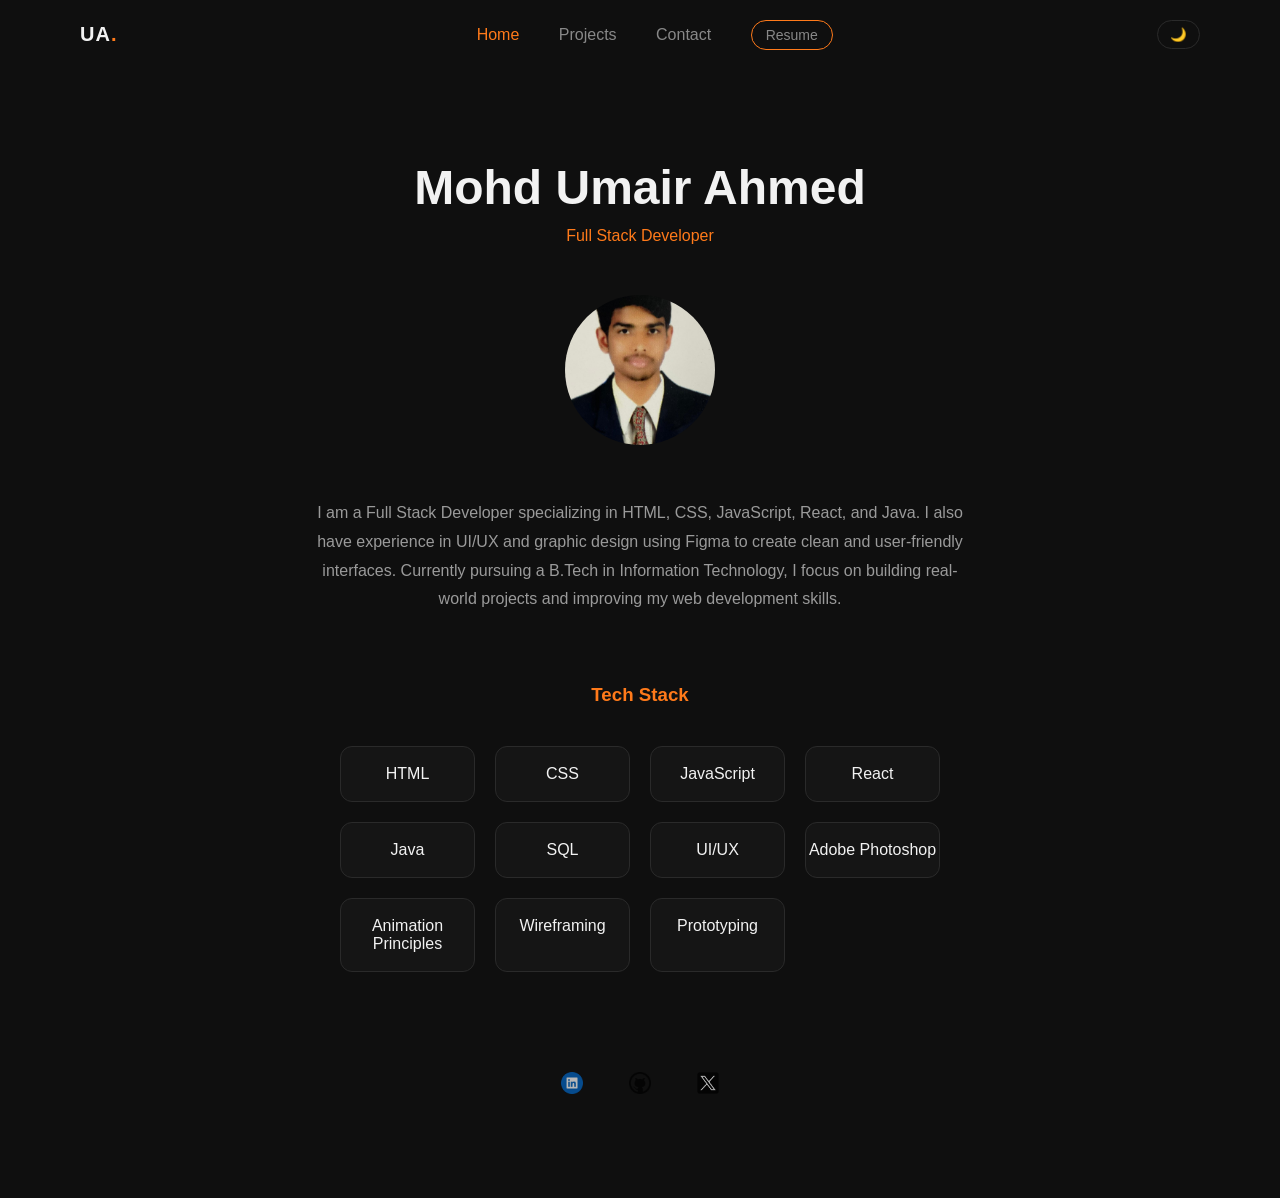
<file: index.html>
<!DOCTYPE html>
<html>
<head>
    <title>Umair Portfolio</title>
    <link rel="stylesheet" href="style.css">
</head>
<body>

<header class="header">
<!-- <a href="./" class="logo">UA.</a> -->
 <a href="https://mdumai7.github.io/Portfolio/" class="logo">
    UA<span>.</span>
</a>
    <nav class="nav-links">
        <a href="index.html" class="active">Home</a>
        <a href="projects.html">Projects</a>
        <a href="contact.html">Contact</a>
        <a href="UmairResume.pdf" target="_blank" class="resume-btn">Resume</a>
    </nav>

    <button id="theme-toggle">🌙</button>
</header>

<section class="section">

    <h1>Mohd Umair Ahmed</h1>
    <p class="subtitle">Full Stack Developer</p>

    <div class="profile-pic">
        <img src="icons and bg/umair5.jpg" alt="Profile">
    </div>

    <p class="about">
        <!-- I am a Full Stack Developer focused on building clean, efficient, and scalable web applications. My core stack includes HTML, CSS, JavaScript, React, and Java. I enjoy turning ideas into functional products and continuously improving my understanding of web architecture and backend logic. Currently pursuing B.Tech in Information Technology, I am actively strengthening my skills through real-world projects. -->
         I am a Full Stack Developer specializing in HTML, CSS, JavaScript, React, and Java. I also have experience in UI/UX and graphic design using Figma to create clean and user-friendly interfaces. Currently pursuing a B.Tech in Information Technology, I focus on building real-world projects and improving my web development skills.
    </p>

    <!-- Skills Section -->
    <div class="skills-section">
        <h3 class="skills-title">Tech Stack</h3>

        <div class="skills-grid">
            <div class="skill-card">HTML</div>
            <div class="skill-card">CSS</div>
            <div class="skill-card">JavaScript</div>
            <div class="skill-card">React</div>
            <div class="skill-card">Java</div>
            <div class="skill-card">SQL</div>
            <div class="skill-card">UI/UX</div>
                        <div class="skill-card">Adobe Photoshop</div>
                                    <div class="skill-card">Animation Principles</div>
                                                <div class="skill-card">Wireframing</div>
                                                            <div class="skill-card">Prototyping</div>






        </div>
    </div>

    <!-- Social Icons -->
    <div class="social-icons">
        <a href="https://linkedin.com" target="_blank" rel="noopener noreferrer">
            <img src="icons and bg/linkedin.png">
        </a>

        <a href="https://github.com/MdUmai7/Portfolio" target="_blank" rel="noopener noreferrer">
            <img src="icons and bg/github.png">
        </a>

        <a href="https://twitter.com" target="_blank" rel="noopener noreferrer">
            <img src="icons and bg/twitter.png">
        </a>
    </div>

</section>

<script src="script.js"></script>
</body>
</html>
</file>
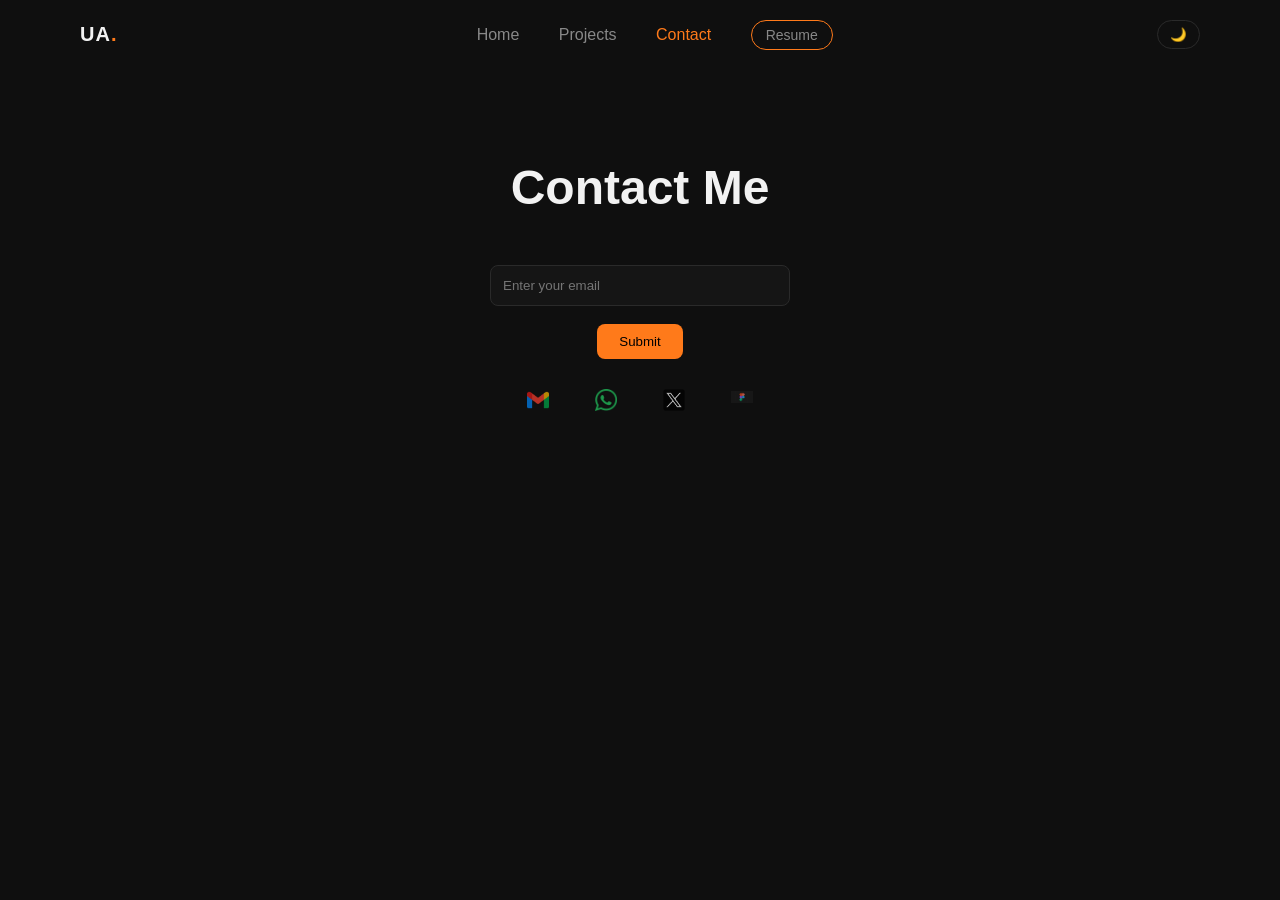
<file: contact.html>
<!DOCTYPE html>
<html>
<head>
    <title>Contact</title>
    <link rel="stylesheet" href="style.css">
</head>
<body>

<header class="header">
<!-- <a href="./" class="logo">UA.</a> -->
 <a href="https://mdumai7.github.io/Portfolio/" class="logo">
    UA<span>.</span>
</a>

    <nav class="nav-links">
        <a href="index.html">Home</a>
        <a href="projects.html">Projects</a>
        <a href="contact.html" class="active">Contact</a>
        <a href="UmairResume.pdf" target="_blank" class="resume-btn">Resume</a>

    </nav>

    <button id="theme-toggle">🌙</button>
</header>


<section class="section">

    <h1>Contact Me</h1>

    <form>
        <input type="email" placeholder="Enter your email" required><br>
        <button type="submit">Submit</button>
    </form>

    <div class="social-icons">
        <a href="https://mail.google.com/mail/u/0/#inbox" target="_blank"><img src="icons and bg/gmail.png"></a>
        <a href="https://wa.link/cbokpt" target="_blank"><img src="icons and bg/whatsapp.png"></a>
        <a href="https://x.com/Umai7M" target="_blank"><img src="icons and bg/twitter.png"></a>
        <a href="https://www.figma.com/design/DsOpP1BOMO1HU1En0Pns3L/Untitled?node-id=120-169" target="_blank"><img src="icons and bg/figma.jpeg"></a>

    </div>

</section>
<script src="script.js"></script>

</body>
</html>
</file>
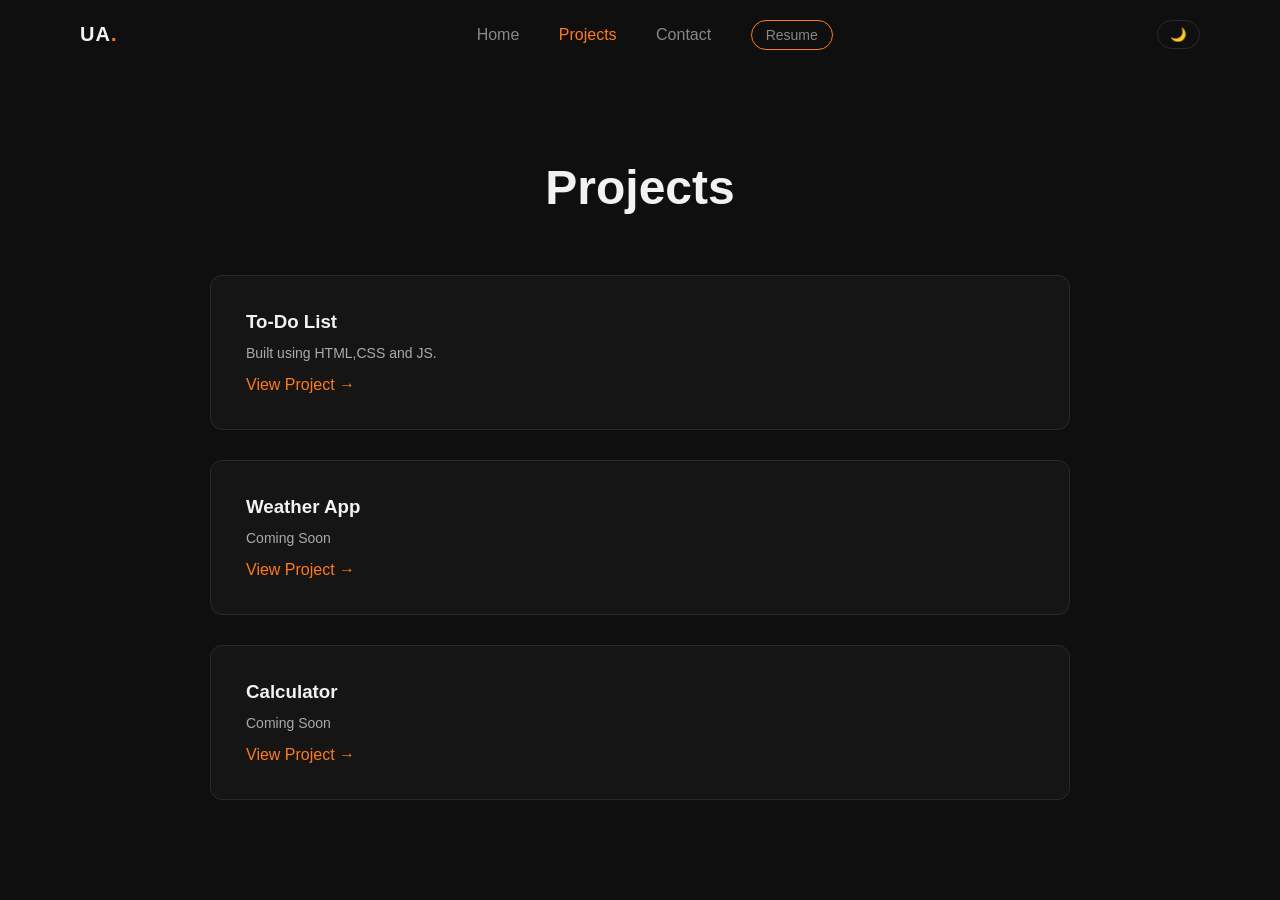
<file: projects.html>
<!DOCTYPE html>
<html>
<head>
    <title>Projects</title>
    <link rel="stylesheet" href="style.css">
</head>
<body>

<header class="header">
<!-- <a href="./" class="logo">UA.</a> -->
<a href="https://mdumai7.github.io/Portfolio/" class="logo">
    UA<span>.</span>
</a>
    <nav class="nav-links">
        <a href="index.html">Home</a>
        <a href="projects.html" class="active">Projects</a>
        <a href="contact.html">Contact</a>
        <a href="UmairResume.pdf" target="_blank" class="resume-btn">Resume</a>

    </nav>

    <button id="theme-toggle">🌙</button>
</header>


<section class="section">

    <h1>Projects</h1>

    <div class="projects-container">

        <div class="project-card">
            <h3>To-Do List</h3>
            <p>Built using HTML,CSS and JS.</p>
            <a href="#">View Project →</a>
        </div>

        <div class="project-card">
            <h3>Weather App</h3>
            <p>Coming Soon</p>
            <a href="#">View Project →</a>
        </div>

        <div class="project-card">
            <h3>Calculator</h3>
            <p>Coming Soon</p>
            <a href="#">View Project →</a>
        </div>

    </div>

</section>

<script src="script.js"></script>

</body>
</html>
</file>
<file: style.css>
/* ================= THEME VARIABLES ================= */

/* :root means global variables */
/* using --bg as  */
:root {
    --bg: #0f0f0f;        /* Background color */
    --text: #f2f2f2;      /* Main text color */
    --card: #151515;      /* Card background */
    --border: #2a2a2a;    /* Border color */
    --accent: #ff7a1a;    /* Orange accent color */
    --text-secondary: #9a9a9a;   /* Dark mode softer text */
}

/* When body has class "light", these values override above */
body.light {
--bg: #f4f1ee;    --text: #111111;
    --card: #f4f4f4;
    --border: #dddddd;
    --text-secondary: #555555;   /* Darker gray in light mode */
}

/* ================= RESET ================= */

/* Removes default browser spacing */
* {
    margin: 0;          /* Removes default outer spacing */
    padding: 0;         /* Removes default inner spacing */
    box-sizing: border-box;  /* Makes width include padding & border */
}

/* Main body styling */
body {
    font-family: 'Segoe UI', sans-serif; /* Clean modern font */
    background: var(--bg);               /* Uses background variable */
    color: var(--text);                  /* Uses text variable */
    transition: background 0.3s ease, color 0.3s ease; /* Smooth theme change */
}

/* ================= HEADER ================= */

.header {
    position: fixed;         /* Stays at top while scrolling */
    top: 0;                  /* Stick to top */
    width: 100%;             /* Full width */
    padding: 20px 80px;      /* Top/Bottom 20px, Left/Right 80px */
    display: flex;           /* Enables flexbox */
    justify-content: space-between; /* Space between logo and nav */
    align-items: center;     /* Vertically center items */
    background: var(--bg);   /* Same as body background */
}

/* Logo styling */
.logo {
    font-size: 20px;        /* Slightly bigger than nav */
    font-weight: 600;       /* Stronger presence */
    letter-spacing: 1px;    /* Makes it feel like a mark */
    text-decoration: none;  /* Remove underline */
    color: var(--text-primary);
    transition: 0.3s ease;
}

/* Accent the dot */
.logo span {
    color: var(--accent);
}

/* Subtle hover */
.logo:hover {
    opacity: 0.8;
}

.nav-links a {
    margin-left: 35px;      /* Space between links */
    text-decoration: none;  /* Removes underline */
    color: #888;            /* Light gray */
    transition: 0.3s;       /* Smooth hover */
}

.nav-links a:hover,
.nav-links a.active {
    color: var(--accent);   /* Turns orange on hover or active */
}

/* ================= TOGGLE BUTTON ================= */

#theme-toggle {
    background: none;           /* No background */
    border: 1px solid var(--border); /* Thin border */
    color: var(--text);         /* Matches theme text */
    padding: 6px 12px;          /* Inner spacing */
    border-radius: 20px;        /* Rounded shape */
    cursor: pointer;            /* Pointer on hover */
    transition: 0.3s;
}

#theme-toggle:hover {
    border-color: var(--accent); /* Border turns orange */
    color: var(--accent);        /* Text turns orange */
}

/* ================= SECTION ================= */

.section {
    max-width: 900px;  /* Prevents content from stretching too wide */
    margin: 0 auto;    /* Centers content horizontally */
    padding: 160px 20px 100px; /* Top padding makes space for fixed header */
    text-align: center; /* Center text */
}

/* ================= HERO ================= */

.section h1 {
    font-size: 48px;  /* Large heading */
    margin-bottom: 12px; /* Space below heading */
}

.subtitle {
    color: var(--accent); /* Orange subtitle */
    margin-bottom: 50px;
}

/* ================= PROFILE IMAGE ================= */

.profile-pic img {
    width: 150px;
    height: 150px;
    border-radius: 50%; /* Makes image circular */
    object-fit: cover;  /* Prevents distortion */
    margin-bottom: 50px;
}

/* ================= ABOUT ================= */

.about {
    color: var(--text-secondary);
    line-height: 1.8;     /* Improves readability */
    max-width: 650px;     /* Limits paragraph width */
    margin: 0 auto 70px;  /* Centers and adds bottom spacing */
}

/* ================= SKILLS ================= */

.skills-section {
    margin-bottom: 100px;
}

.skills-title {
    margin-bottom: 40px;
    color: var(--accent); /* Orange heading */
}

.skills-grid {
    display: grid; /* Enables grid layout */
    grid-template-columns: repeat(auto-fit, minmax(120px, 1fr));
    /* Auto adjusts columns based on screen size */
    gap: 20px;       /* Space between skill cards */
    max-width: 600px;
    margin: 0 auto;
}

.skill-card {
    padding: 18px 0;
    border: 1px solid var(--border);
    border-radius: 12px;
    background: var(--card);
    transition: 0.3s;
}

.skill-card:hover {
    border-color: var(--accent); /* Border turns orange */
    color: var(--accent);        /* Text turns orange */
    transform: translateY(-4px); /* Moves slightly up */
}

/* ================= PROJECTS ================= */

.projects-container {
    margin-top: 60px;
    display: grid;
    gap: 30px;
}

.project-card {
    padding: 35px;
    border: 1px solid var(--border);
    border-radius: 12px;
    background: var(--card);
    text-align: left;
    transition: 0.3s;
}

.project-card:hover {
    border-color: var(--accent);
}

.project-card h3 {
    margin-bottom: 12px;
}

.project-card p {
    color: #aaa;
    margin-bottom: 15px;
    font-size: 14px;
}

.project-card a {
    text-decoration: none;
    color: var(--accent);
}

/* ================= CONTACT ================= */

form {
    margin-top: 50px;
}

form input {
    width: 300px;
    padding: 12px;
    background: var(--card);
    border: 1px solid var(--border);
    color: var(--text);
    border-radius: 8px;
    transition: 0.3s;
}

form input:focus {
    border-color: var(--accent); /* Border orange when clicked */
    outline: none;               /* Removes default blue outline */
}

form button {
    margin-top: 18px;
    padding: 10px 22px;
    border: none;
    background: var(--accent);
    color: black;
    border-radius: 8px;
    cursor: pointer;
}

/* ================= SOCIAL ICONS ================= */

.social-icons {
    margin-top: 60px;
}

.social-icons img {
    width: 26px;
    margin: 0 14px;
    opacity: 0.7;
    transition: 0.3s;
}

.social-icons img:hover {
    opacity: 1;
    transform: translateY(-3px);
}

/* //////////// */
.resume-btn {
    padding: 6px 14px;
    border: 1px solid var(--accent);
    border-radius: 20px;
    color: var(--accent);
    text-decoration: none;
    font-size: 14px;
    transition: 0.3s;
}

/* Instead of full orange fill */
.resume-btn:hover {
    box-shadow: 0 0 0 3px rgba(255, 136, 0, 0.15);
}

/* ========================= */
/* Mobile navbar */
@media (max-width: 768px){

.nav-links{
    gap:16px; /* reduce spacing */
    font-size:14px;
}

.resume-btn{
    display:none; /* hide resume button on mobile */
}

.logo{
    font-size:18px;
}

}

@media (max-width:768px){

.hero{
    padding-top:90px;
    padding-bottom:40px;
}

.hero h1{
    font-size:30px;
}

.hero .role{
    font-size:14px;
}

.hero p{
    font-size:14px;
    line-height:1.6;
    width:90%;
}

.profile-img{
    width:120px;
    height:120px;
}

}

@media (max-width:768px){

.skills-container{
    grid-template-columns:repeat(2,1fr);
    gap:12px;
}

.skill-box{
    padding:10px;
    font-size:13px;
}

}

.social-icons{
    display:flex;
    justify-content:center;
    gap:18px;
    margin-top:30px;
}

.social-icons img{
    width:22px;
}

section{
    padding-bottom:40px;
}
</file>
